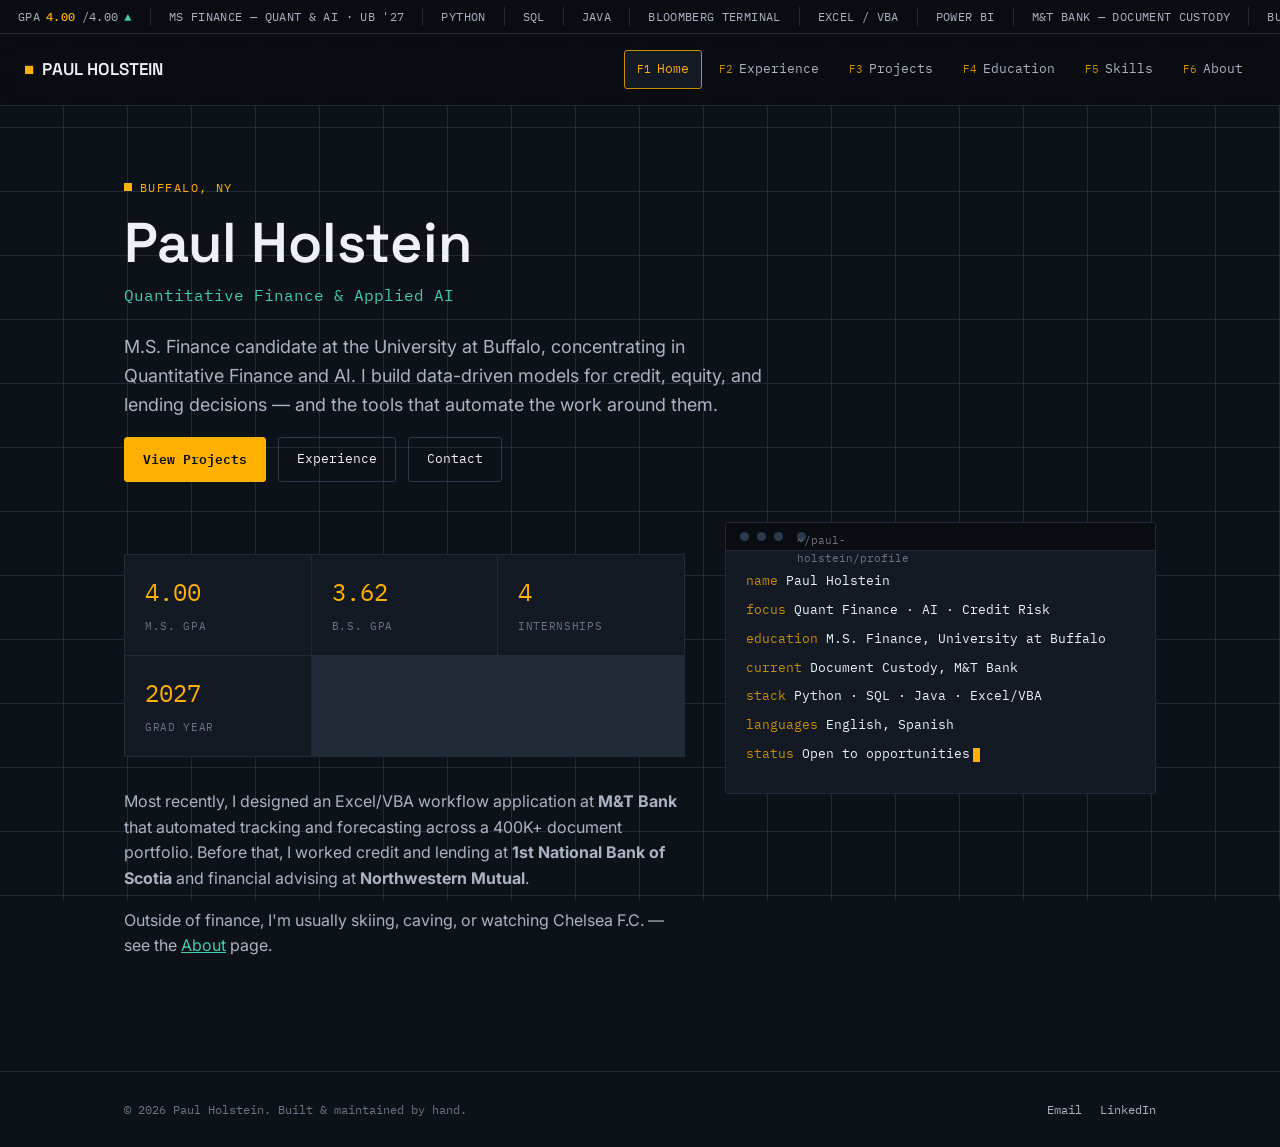
<file: index.html>
<!DOCTYPE html>
<html lang="en">
<head>
<meta charset="UTF-8">
<meta name="viewport" content="width=device-width, initial-scale=1.0">
<title>Paul Holstein — Quantitative Finance &amp; AI</title>
<meta name="description" content="Paul Holstein — M.S. Finance (Quantitative Finance &amp; AI) candidate at the University at Buffalo. Projects, experience, and skills.">
<link rel="preconnect" href="https://fonts.googleapis.com">
<link href="https://fonts.googleapis.com/css2?family=Space+Grotesk:wght@500;600;700&family=Inter:wght@400;500;600&family=IBM+Plex+Mono:wght@400;500&display=swap" rel="stylesheet">
<link rel="stylesheet" href="assets/styles.css">
</head>
<body>

<div class="ticker" aria-hidden="true">
  <div class="ticker__track">
    <span class="ticker__item">GPA <b>4.00</b>/4.00 <span class="ticker__up">▲</span></span>
    <span class="ticker__item">MS FINANCE — QUANT &amp; AI · UB '27</span>
    <span class="ticker__item">PYTHON</span>
    <span class="ticker__item">SQL</span>
    <span class="ticker__item">JAVA</span>
    <span class="ticker__item">BLOOMBERG TERMINAL</span>
    <span class="ticker__item">EXCEL / VBA</span>
    <span class="ticker__item">POWER BI</span>
    <span class="ticker__item">M&amp;T BANK — DOCUMENT CUSTODY</span>
    <span class="ticker__item">BUFFALO, NY</span>
  </div>
</div>

<header class="site-header">
  <nav class="nav" aria-label="Primary">
    <a href="index.html" class="nav__id"><span class="dot">■</span> PAUL HOLSTEIN</a>
    <button class="nav__toggle" aria-expanded="false" aria-controls="nav-list">MENU</button>
    <ul class="nav__list" id="nav-list">
      <li><a class="nav__link" href="index.html" aria-current="page"><span class="fkey">F1</span> Home</a></li>
      <li><a class="nav__link" href="experience.html"><span class="fkey">F2</span> Experience</a></li>
      <li><a class="nav__link" href="projects.html"><span class="fkey">F3</span> Projects</a></li>
      <li><a class="nav__link" href="education.html"><span class="fkey">F4</span> Education</a></li>
      <li><a class="nav__link" href="skills.html"><span class="fkey">F5</span> Skills</a></li>
      <li><a class="nav__link" href="about.html"><span class="fkey">F6</span> About</a></li>
    </ul>
  </nav>
</header>

<main>
  <section class="hero">
    <div class="wrap">
      <p class="eyebrow">Buffalo, NY</p>
      <h1 class="hero__name">Paul Holstein</h1>
      <p class="hero__role">Quantitative Finance &amp; Applied AI</p>
      <p class="lead">M.S. Finance candidate at the University at Buffalo, concentrating in Quantitative Finance and AI. I build data-driven models for credit, equity, and lending decisions — and the tools that automate the work around them.</p>
      <div class="btn-row">
        <a class="btn btn--primary" href="projects.html">View Projects</a>
        <a class="btn" href="experience.html">Experience</a>
        <a class="btn" href="mailto:paulholstein7@gmail.com">Contact</a>
      </div>

      <div class="hero__grid">
        <div>
          <div class="stat-grid">
            <div class="stat">
              <span class="stat__value">4.00</span>
              <span class="stat__label">M.S. GPA</span>
            </div>
            <div class="stat">
              <span class="stat__value">3.62</span>
              <span class="stat__label">B.S. GPA</span>
            </div>
            <div class="stat">
              <span class="stat__value">4</span>
              <span class="stat__label">Internships</span>
            </div>
            <div class="stat">
              <span class="stat__value">2027</span>
              <span class="stat__label">Grad Year</span>
            </div>
          </div>

          <p>Most recently, I designed an Excel/VBA workflow application at <strong>M&amp;T Bank</strong> that automated tracking and forecasting across a 400K+ document portfolio. Before that, I worked credit and lending at <strong>1st National Bank of Scotia</strong> and financial advising at <strong>Northwestern Mutual</strong>.</p>
          <p>Outside of finance, I'm usually skiing, caving, or watching Chelsea F.C. — see the <a href="about.html" style="color: var(--teal);">About</a> page.</p>
        </div>

        <div class="terminal-block">
          <div class="terminal-block__bar">
            <span></span><span></span><span></span>
            <span class="path">~/paul-holstein/profile</span>
          </div>
          <div class="terminal-block__body">
            <div class="line"><span class="k">name</span> <span class="v">Paul Holstein</span></div>
            <div class="line"><span class="k">focus</span> <span class="v">Quant Finance · AI · Credit Risk</span></div>
            <div class="line"><span class="k">education</span> <span class="v">M.S. Finance, University at Buffalo</span></div>
            <div class="line"><span class="k">current</span> <span class="v">Document Custody, M&amp;T Bank</span></div>
            <div class="line"><span class="k">stack</span> <span class="v">Python · SQL · Java · Excel/VBA</span></div>
            <div class="line"><span class="k">languages</span> <span class="v">English, Spanish</span></div>
            <div class="line"><span class="k">status</span> <span class="v">Open to opportunities<span class="cursor"></span></span></div>
          </div>
        </div>
      </div>
    </div>
  </section>
</main>

<footer class="site-footer">
  <div class="wrap">
    <p>&copy; 2026 Paul Holstein. Built &amp; maintained by hand.</p>
    <ul class="footer-links">
      <li><a href="mailto:paulholstein7@gmail.com">Email</a></li>
      <li><a href="https://www.linkedin.com/in/paul-holstein-psh" target="_blank" rel="noopener">LinkedIn</a></li>
    </ul>
  </div>
</footer>

<script src="assets/script.js"></script>
</body>
</html>
</file>
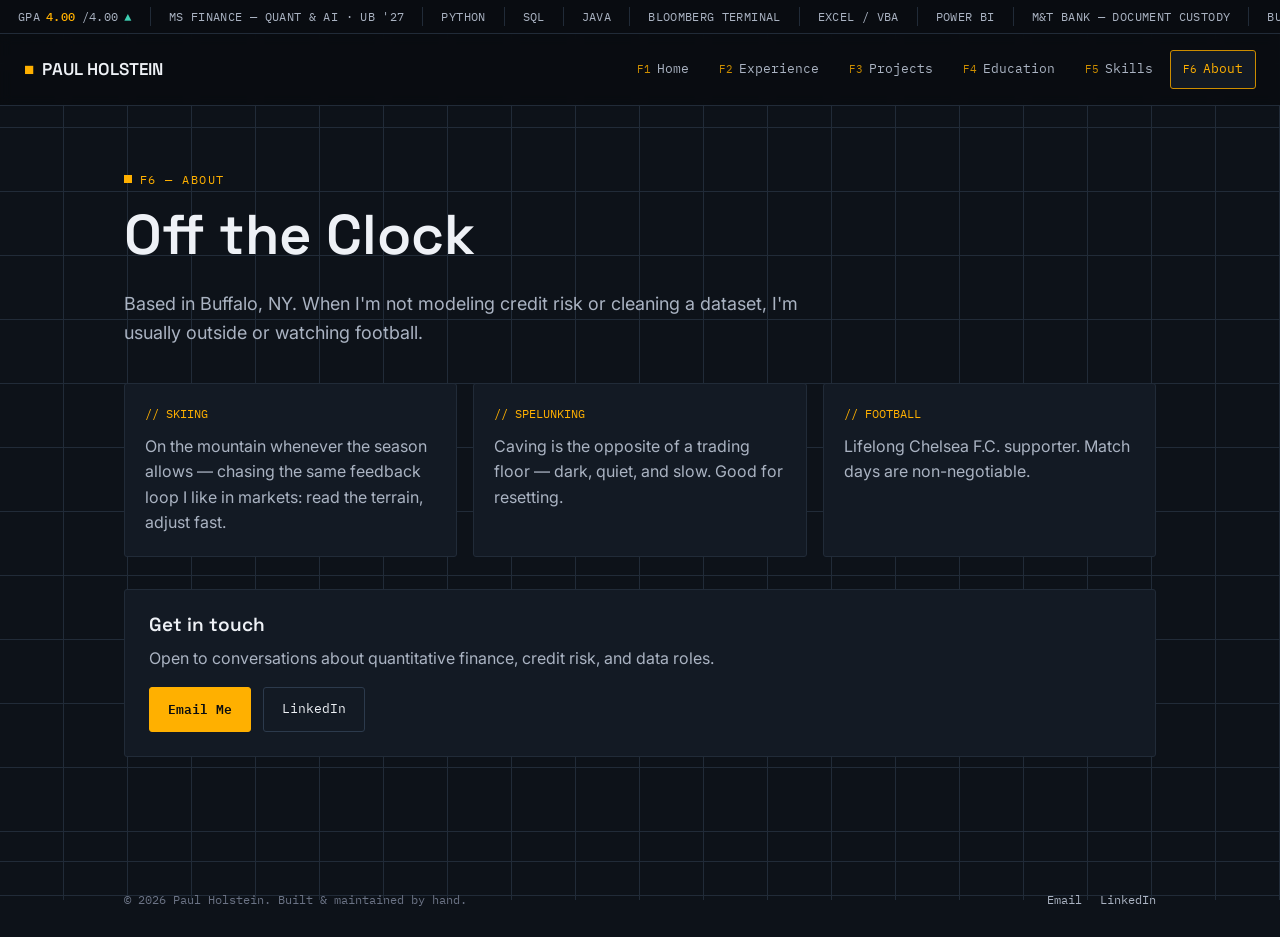
<file: about.html>
<!DOCTYPE html>
<html lang="en">
<head>
<meta charset="UTF-8">
<meta name="viewport" content="width=device-width, initial-scale=1.0">
<title>About — Paul Holstein</title>
<meta name="description" content="About Paul Holstein: skiing, spelunking, and Chelsea F.C.">
<link rel="preconnect" href="https://fonts.googleapis.com">
<link href="https://fonts.googleapis.com/css2?family=Space+Grotesk:wght@500;600;700&family=Inter:wght@400;500;600&family=IBM+Plex+Mono:wght@400;500&display=swap" rel="stylesheet">
<link rel="stylesheet" href="assets/styles.css">
</head>
<body>

<div class="ticker" aria-hidden="true">
  <div class="ticker__track">
    <span class="ticker__item">GPA <b>4.00</b>/4.00 <span class="ticker__up">▲</span></span>
    <span class="ticker__item">MS FINANCE — QUANT &amp; AI · UB '27</span>
    <span class="ticker__item">PYTHON</span>
    <span class="ticker__item">SQL</span>
    <span class="ticker__item">JAVA</span>
    <span class="ticker__item">BLOOMBERG TERMINAL</span>
    <span class="ticker__item">EXCEL / VBA</span>
    <span class="ticker__item">POWER BI</span>
    <span class="ticker__item">M&amp;T BANK — DOCUMENT CUSTODY</span>
    <span class="ticker__item">BUFFALO, NY</span>
  </div>
</div>

<header class="site-header">
  <nav class="nav" aria-label="Primary">
    <a href="index.html" class="nav__id"><span class="dot">■</span> PAUL HOLSTEIN</a>
    <button class="nav__toggle" aria-expanded="false" aria-controls="nav-list">MENU</button>
    <ul class="nav__list" id="nav-list">
      <li><a class="nav__link" href="index.html"><span class="fkey">F1</span> Home</a></li>
      <li><a class="nav__link" href="experience.html"><span class="fkey">F2</span> Experience</a></li>
      <li><a class="nav__link" href="projects.html"><span class="fkey">F3</span> Projects</a></li>
      <li><a class="nav__link" href="education.html"><span class="fkey">F4</span> Education</a></li>
      <li><a class="nav__link" href="skills.html"><span class="fkey">F5</span> Skills</a></li>
      <li><a class="nav__link" href="about.html" aria-current="page"><span class="fkey">F6</span> About</a></li>
    </ul>
  </nav>
</header>

<main>
  <section>
    <div class="wrap">
      <div class="section-head">
        <p class="eyebrow">F6 — About</p>
        <h1>Off the Clock</h1>
        <p class="lead">Based in Buffalo, NY. When I'm not modeling credit risk or cleaning a dataset, I'm usually outside or watching football.</p>
      </div>

      <div class="hobby-grid">
        <div class="hobby-card">
          <span class="glyph">// SKIING</span>
          <p style="margin:0;">On the mountain whenever the season allows — chasing the same feedback loop I like in markets: read the terrain, adjust fast.</p>
        </div>
        <div class="hobby-card">
          <span class="glyph">// SPELUNKING</span>
          <p style="margin:0;">Caving is the opposite of a trading floor — dark, quiet, and slow. Good for resetting.</p>
        </div>
        <div class="hobby-card">
          <span class="glyph">// FOOTBALL</span>
          <p style="margin:0;">Lifelong Chelsea F.C. supporter. Match days are non-negotiable.</p>
        </div>
      </div>

      <div class="panel" style="margin-top: 32px;">
        <h3 style="margin-bottom: 10px;">Get in touch</h3>
        <p style="margin-bottom: 16px;">Open to conversations about quantitative finance, credit risk, and data roles.</p>
        <div class="btn-row">
          <a class="btn btn--primary" href="mailto:paulholstein7@gmail.com">Email Me</a>
          <a class="btn" href="https://www.linkedin.com/in/paul-holstein-psh" target="_blank" rel="noopener">LinkedIn</a>
        </div>
      </div>
    </div>
  </section>
</main>

<footer class="site-footer">
  <div class="wrap">
    <p>&copy; 2026 Paul Holstein. Built &amp; maintained by hand.</p>
    <ul class="footer-links">
      <li><a href="mailto:paulholstein7@gmail.com">Email</a></li>
      <li><a href="https://www.linkedin.com/in/paul-holstein-psh" target="_blank" rel="noopener">LinkedIn</a></li>
    </ul>
  </div>
</footer>

<script src="assets/script.js"></script>
</body>
</html>
</file>
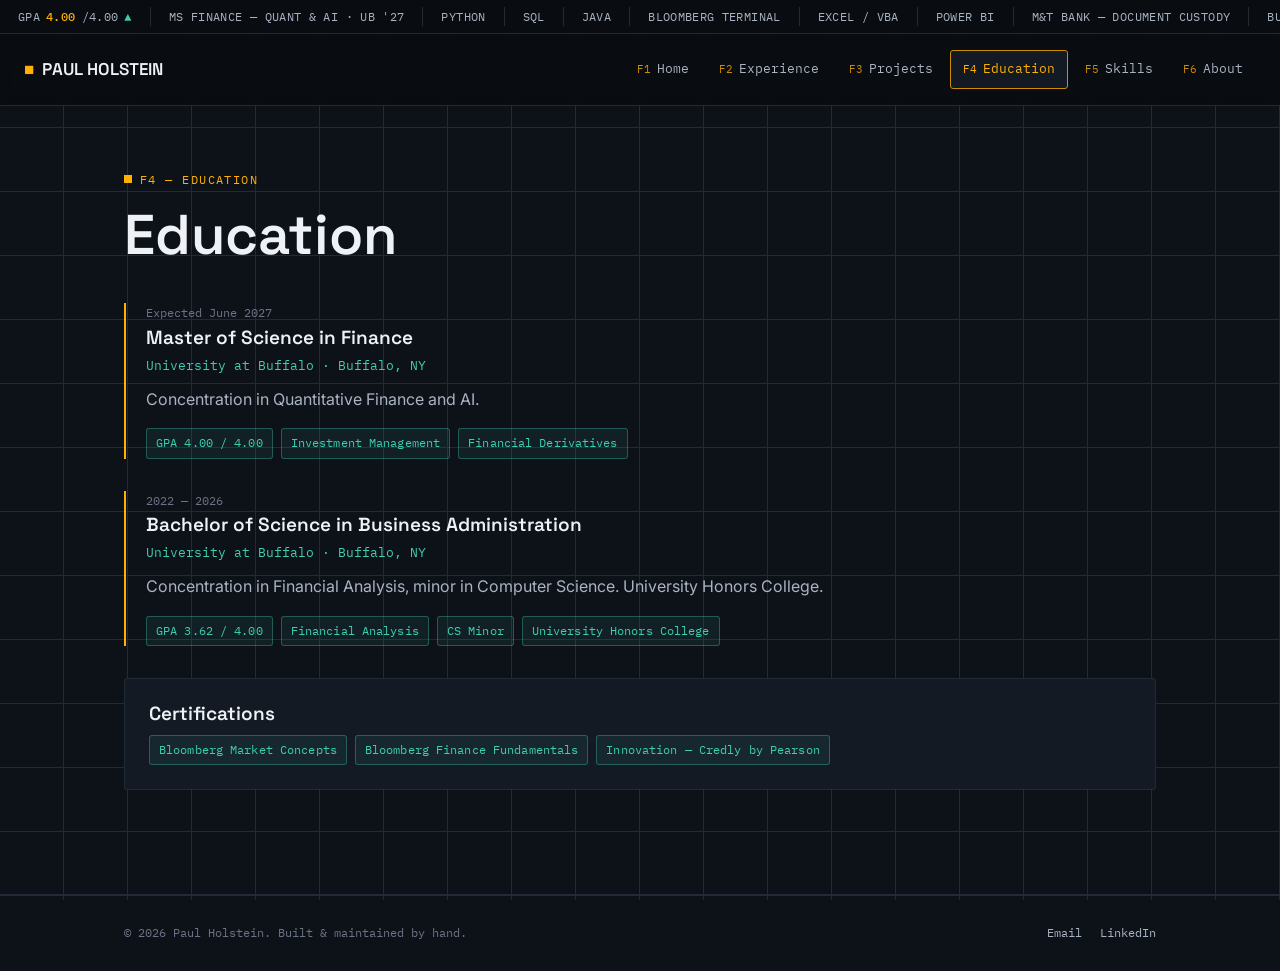
<file: education.html>
<!DOCTYPE html>
<html lang="en">
<head>
<meta charset="UTF-8">
<meta name="viewport" content="width=device-width, initial-scale=1.0">
<title>Education — Paul Holstein</title>
<meta name="description" content="Education: M.S. Finance (Quantitative Finance and AI) and B.S. Business Administration, University at Buffalo.">
<link rel="preconnect" href="https://fonts.googleapis.com">
<link href="https://fonts.googleapis.com/css2?family=Space+Grotesk:wght@500;600;700&family=Inter:wght@400;500;600&family=IBM+Plex+Mono:wght@400;500&display=swap" rel="stylesheet">
<link rel="stylesheet" href="assets/styles.css">
</head>
<body>

<div class="ticker" aria-hidden="true">
  <div class="ticker__track">
    <span class="ticker__item">GPA <b>4.00</b>/4.00 <span class="ticker__up">▲</span></span>
    <span class="ticker__item">MS FINANCE — QUANT &amp; AI · UB '27</span>
    <span class="ticker__item">PYTHON</span>
    <span class="ticker__item">SQL</span>
    <span class="ticker__item">JAVA</span>
    <span class="ticker__item">BLOOMBERG TERMINAL</span>
    <span class="ticker__item">EXCEL / VBA</span>
    <span class="ticker__item">POWER BI</span>
    <span class="ticker__item">M&amp;T BANK — DOCUMENT CUSTODY</span>
    <span class="ticker__item">BUFFALO, NY</span>
  </div>
</div>

<header class="site-header">
  <nav class="nav" aria-label="Primary">
    <a href="index.html" class="nav__id"><span class="dot">■</span> PAUL HOLSTEIN</a>
    <button class="nav__toggle" aria-expanded="false" aria-controls="nav-list">MENU</button>
    <ul class="nav__list" id="nav-list">
      <li><a class="nav__link" href="index.html"><span class="fkey">F1</span> Home</a></li>
      <li><a class="nav__link" href="experience.html"><span class="fkey">F2</span> Experience</a></li>
      <li><a class="nav__link" href="projects.html"><span class="fkey">F3</span> Projects</a></li>
      <li><a class="nav__link" href="education.html" aria-current="page"><span class="fkey">F4</span> Education</a></li>
      <li><a class="nav__link" href="skills.html"><span class="fkey">F5</span> Skills</a></li>
      <li><a class="nav__link" href="about.html"><span class="fkey">F6</span> About</a></li>
    </ul>
  </nav>
</header>

<main>
  <section>
    <div class="wrap">
      <div class="section-head">
        <p class="eyebrow">F4 — Education</p>
        <h1>Education</h1>
      </div>

      <div class="edu-card">
        <div class="edu-card__meta">Expected June 2027</div>
        <h3>Master of Science in Finance</h3>
        <div class="edu-card__school">University at Buffalo · Buffalo, NY</div>
        <p style="margin-top: 10px;">Concentration in Quantitative Finance and AI.</p>
        <div class="tag-row">
          <span class="tag">GPA 4.00 / 4.00</span>
          <span class="tag">Investment Management</span>
          <span class="tag">Financial Derivatives</span>
        </div>
      </div>

      <div class="edu-card">
        <div class="edu-card__meta">2022 — 2026</div>
        <h3>Bachelor of Science in Business Administration</h3>
        <div class="edu-card__school">University at Buffalo · Buffalo, NY</div>
        <p style="margin-top: 10px;">Concentration in Financial Analysis, minor in Computer Science. University Honors College.</p>
        <div class="tag-row">
          <span class="tag">GPA 3.62 / 4.00</span>
          <span class="tag">Financial Analysis</span>
          <span class="tag">CS Minor</span>
          <span class="tag">University Honors College</span>
        </div>
      </div>

      <div class="panel" style="margin-top: 12px;">
        <h3 style="margin-bottom: 10px;">Certifications</h3>
        <div class="tag-row">
          <span class="tag">Bloomberg Market Concepts</span>
          <span class="tag">Bloomberg Finance Fundamentals</span>
          <span class="tag">Innovation — Credly by Pearson</span>
        </div>
      </div>
    </div>
  </section>
</main>

<footer class="site-footer">
  <div class="wrap">
    <p>&copy; 2026 Paul Holstein. Built &amp; maintained by hand.</p>
    <ul class="footer-links">
      <li><a href="mailto:paulholstein7@gmail.com">Email</a></li>
      <li><a href="https://www.linkedin.com/in/paul-holstein-psh" target="_blank" rel="noopener">LinkedIn</a></li>
    </ul>
  </div>
</footer>

<script src="assets/script.js"></script>
</body>
</html>
</file>
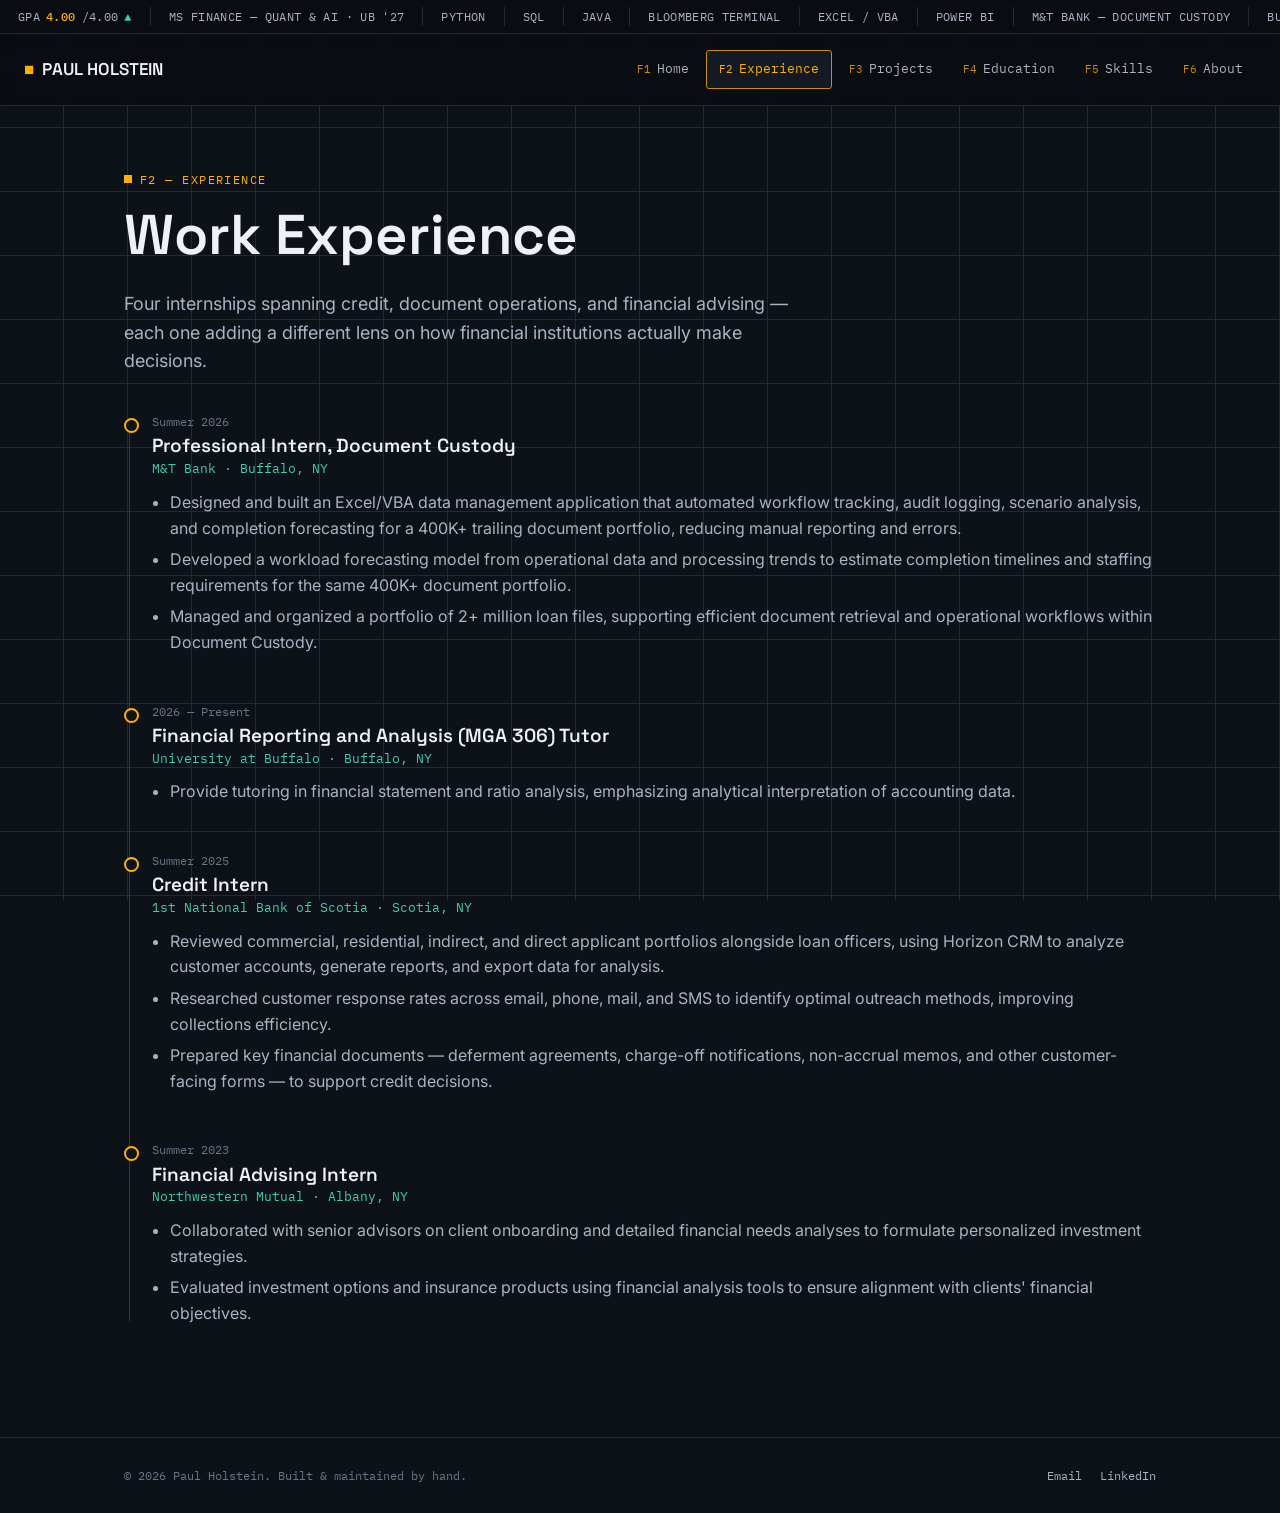
<file: experience.html>
<!DOCTYPE html>
<html lang="en">
<head>
<meta charset="UTF-8">
<meta name="viewport" content="width=device-width, initial-scale=1.0">
<title>Experience — Paul Holstein</title>
<meta name="description" content="Work experience: M&T Bank, University at Buffalo, 1st National Bank of Scotia, Northwestern Mutual.">
<link rel="preconnect" href="https://fonts.googleapis.com">
<link href="https://fonts.googleapis.com/css2?family=Space+Grotesk:wght@500;600;700&family=Inter:wght@400;500;600&family=IBM+Plex+Mono:wght@400;500&display=swap" rel="stylesheet">
<link rel="stylesheet" href="assets/styles.css">
</head>
<body>

<div class="ticker" aria-hidden="true">
  <div class="ticker__track">
    <span class="ticker__item">GPA <b>4.00</b>/4.00 <span class="ticker__up">▲</span></span>
    <span class="ticker__item">MS FINANCE — QUANT &amp; AI · UB '27</span>
    <span class="ticker__item">PYTHON</span>
    <span class="ticker__item">SQL</span>
    <span class="ticker__item">JAVA</span>
    <span class="ticker__item">BLOOMBERG TERMINAL</span>
    <span class="ticker__item">EXCEL / VBA</span>
    <span class="ticker__item">POWER BI</span>
    <span class="ticker__item">M&amp;T BANK — DOCUMENT CUSTODY</span>
    <span class="ticker__item">BUFFALO, NY</span>
  </div>
</div>

<header class="site-header">
  <nav class="nav" aria-label="Primary">
    <a href="index.html" class="nav__id"><span class="dot">■</span> PAUL HOLSTEIN</a>
    <button class="nav__toggle" aria-expanded="false" aria-controls="nav-list">MENU</button>
    <ul class="nav__list" id="nav-list">
      <li><a class="nav__link" href="index.html"><span class="fkey">F1</span> Home</a></li>
      <li><a class="nav__link" href="experience.html" aria-current="page"><span class="fkey">F2</span> Experience</a></li>
      <li><a class="nav__link" href="projects.html"><span class="fkey">F3</span> Projects</a></li>
      <li><a class="nav__link" href="education.html"><span class="fkey">F4</span> Education</a></li>
      <li><a class="nav__link" href="skills.html"><span class="fkey">F5</span> Skills</a></li>
      <li><a class="nav__link" href="about.html"><span class="fkey">F6</span> About</a></li>
    </ul>
  </nav>
</header>

<main>
  <section>
    <div class="wrap">
      <div class="section-head">
        <p class="eyebrow">F2 — Experience</p>
        <h1>Work Experience</h1>
        <p class="lead">Four internships spanning credit, document operations, and financial advising — each one adding a different lens on how financial institutions actually make decisions.</p>
      </div>

      <div class="timeline">

        <div class="timeline__entry">
          <div class="timeline__meta">Summer 2026</div>
          <h3>Professional Intern, Document Custody</h3>
          <div class="timeline__org">M&amp;T Bank · Buffalo, NY</div>
          <ul>
            <li>Designed and built an Excel/VBA data management application that automated workflow tracking, audit logging, scenario analysis, and completion forecasting for a 400K+ trailing document portfolio, reducing manual reporting and errors.</li>
            <li>Developed a workload forecasting model from operational data and processing trends to estimate completion timelines and staffing requirements for the same 400K+ document portfolio.</li>
            <li>Managed and organized a portfolio of 2+ million loan files, supporting efficient document retrieval and operational workflows within Document Custody.</li>
          </ul>
        </div>

        <div class="timeline__entry">
          <div class="timeline__meta">2026 — Present</div>
          <h3>Financial Reporting and Analysis (MGA 306) Tutor</h3>
          <div class="timeline__org">University at Buffalo · Buffalo, NY</div>
          <ul>
            <li>Provide tutoring in financial statement and ratio analysis, emphasizing analytical interpretation of accounting data.</li>
          </ul>
        </div>

        <div class="timeline__entry">
          <div class="timeline__meta">Summer 2025</div>
          <h3>Credit Intern</h3>
          <div class="timeline__org">1st National Bank of Scotia · Scotia, NY</div>
          <ul>
            <li>Reviewed commercial, residential, indirect, and direct applicant portfolios alongside loan officers, using Horizon CRM to analyze customer accounts, generate reports, and export data for analysis.</li>
            <li>Researched customer response rates across email, phone, mail, and SMS to identify optimal outreach methods, improving collections efficiency.</li>
            <li>Prepared key financial documents — deferment agreements, charge-off notifications, non-accrual memos, and other customer-facing forms — to support credit decisions.</li>
          </ul>
        </div>

        <div class="timeline__entry">
          <div class="timeline__meta">Summer 2023</div>
          <h3>Financial Advising Intern</h3>
          <div class="timeline__org">Northwestern Mutual · Albany, NY</div>
          <ul>
            <li>Collaborated with senior advisors on client onboarding and detailed financial needs analyses to formulate personalized investment strategies.</li>
            <li>Evaluated investment options and insurance products using financial analysis tools to ensure alignment with clients' financial objectives.</li>
          </ul>
        </div>

      </div>
    </div>
  </section>
</main>

<footer class="site-footer">
  <div class="wrap">
    <p>&copy; 2026 Paul Holstein. Built &amp; maintained by hand.</p>
    <ul class="footer-links">
      <li><a href="mailto:paulholstein7@gmail.com">Email</a></li>
      <li><a href="https://www.linkedin.com/in/paul-holstein-psh" target="_blank" rel="noopener">LinkedIn</a></li>
    </ul>
  </div>
</footer>

<script src="assets/script.js"></script>
</body>
</html>
</file>
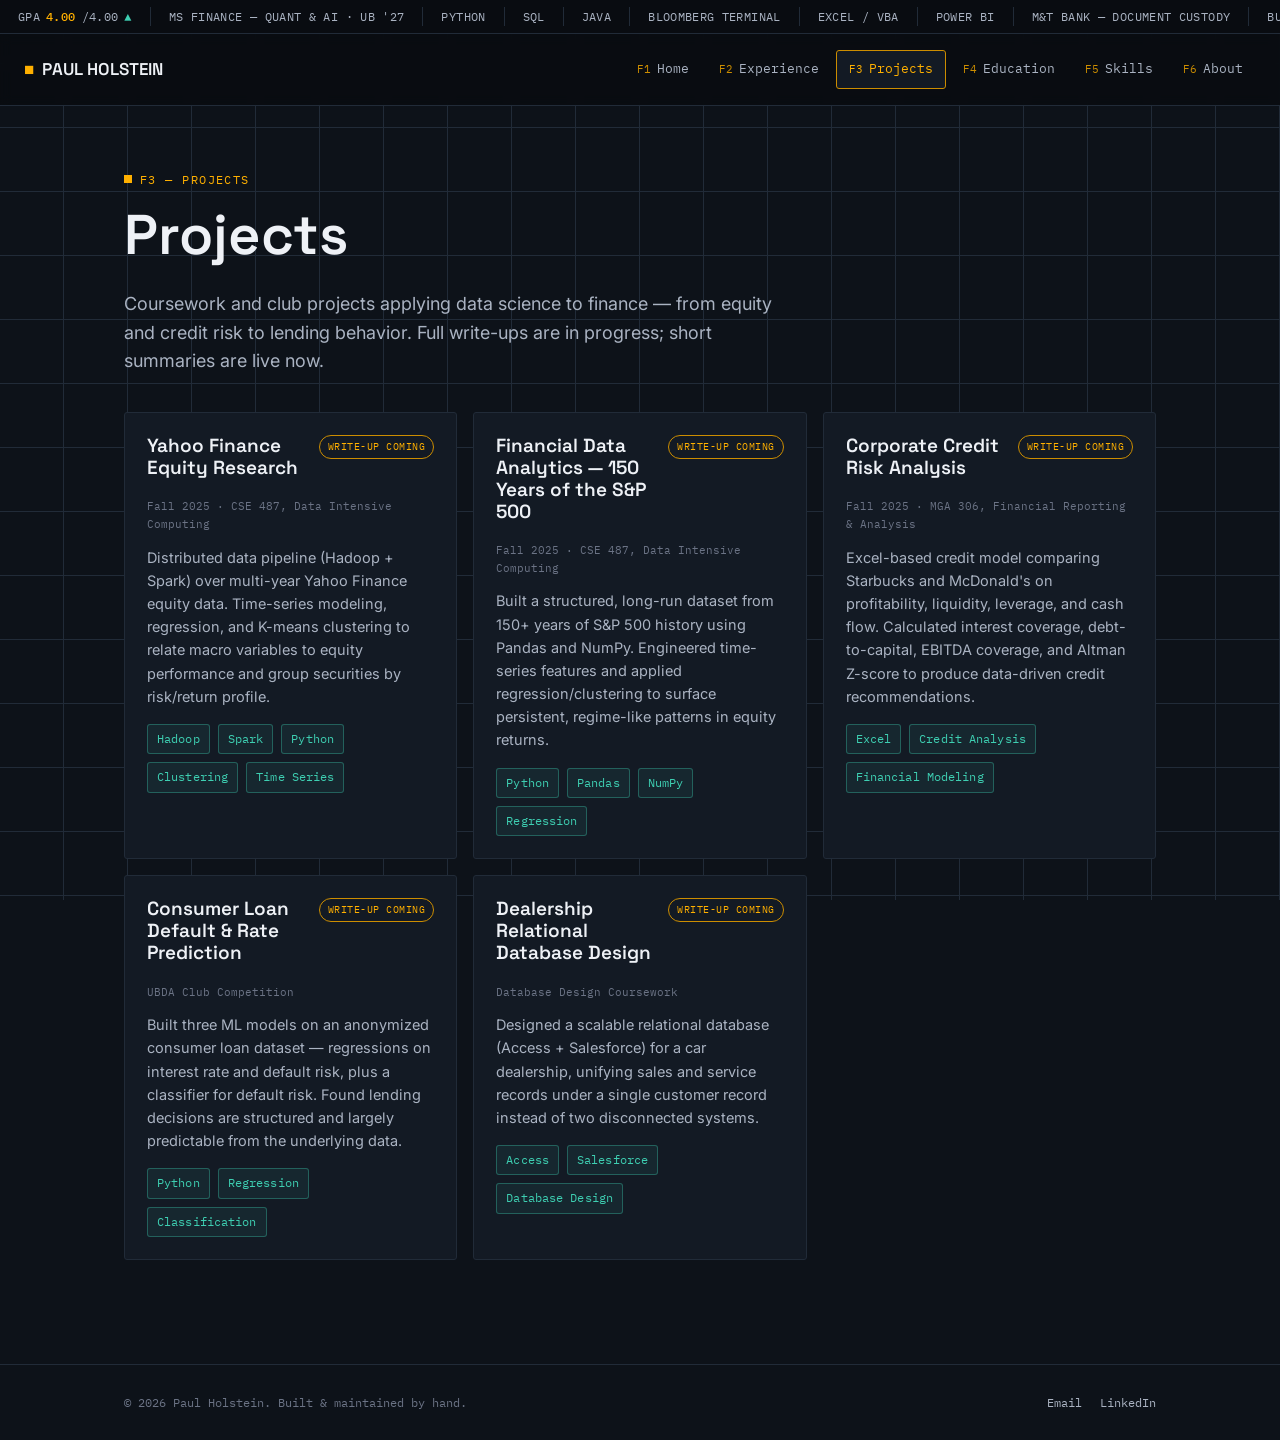
<file: projects.html>
<!DOCTYPE html>
<html lang="en">
<head>
<meta charset="UTF-8">
<meta name="viewport" content="width=device-width, initial-scale=1.0">
<title>Projects — Paul Holstein</title>
<meta name="description" content="Data and finance projects: equity research, credit risk modeling, and more.">
<link rel="preconnect" href="https://fonts.googleapis.com">
<link href="https://fonts.googleapis.com/css2?family=Space+Grotesk:wght@500;600;700&family=Inter:wght@400;500;600&family=IBM+Plex+Mono:wght@400;500&display=swap" rel="stylesheet">
<link rel="stylesheet" href="assets/styles.css">
</head>
<body>

<div class="ticker" aria-hidden="true">
  <div class="ticker__track">
    <span class="ticker__item">GPA <b>4.00</b>/4.00 <span class="ticker__up">▲</span></span>
    <span class="ticker__item">MS FINANCE — QUANT &amp; AI · UB '27</span>
    <span class="ticker__item">PYTHON</span>
    <span class="ticker__item">SQL</span>
    <span class="ticker__item">JAVA</span>
    <span class="ticker__item">BLOOMBERG TERMINAL</span>
    <span class="ticker__item">EXCEL / VBA</span>
    <span class="ticker__item">POWER BI</span>
    <span class="ticker__item">M&amp;T BANK — DOCUMENT CUSTODY</span>
    <span class="ticker__item">BUFFALO, NY</span>
  </div>
</div>

<header class="site-header">
  <nav class="nav" aria-label="Primary">
    <a href="index.html" class="nav__id"><span class="dot">■</span> PAUL HOLSTEIN</a>
    <button class="nav__toggle" aria-expanded="false" aria-controls="nav-list">MENU</button>
    <ul class="nav__list" id="nav-list">
      <li><a class="nav__link" href="index.html"><span class="fkey">F1</span> Home</a></li>
      <li><a class="nav__link" href="experience.html"><span class="fkey">F2</span> Experience</a></li>
      <li><a class="nav__link" href="projects.html" aria-current="page"><span class="fkey">F3</span> Projects</a></li>
      <li><a class="nav__link" href="education.html"><span class="fkey">F4</span> Education</a></li>
      <li><a class="nav__link" href="skills.html"><span class="fkey">F5</span> Skills</a></li>
      <li><a class="nav__link" href="about.html"><span class="fkey">F6</span> About</a></li>
    </ul>
  </nav>
</header>

<main>
  <section>
    <div class="wrap">
      <div class="section-head">
        <p class="eyebrow">F3 — Projects</p>
        <h1>Projects</h1>
        <p class="lead">Coursework and club projects applying data science to finance — from equity and credit risk to lending behavior. Full write-ups are in progress; short summaries are live now.</p>
      </div>

      <div class="card-grid" data-project-grid>
        <!-- Rendered from assets/script.js — edit the PROJECTS array there to update -->
      </div>
    </div>
  </section>
</main>

<footer class="site-footer">
  <div class="wrap">
    <p>&copy; 2026 Paul Holstein. Built &amp; maintained by hand.</p>
    <ul class="footer-links">
      <li><a href="mailto:paulholstein7@gmail.com">Email</a></li>
      <li><a href="https://www.linkedin.com/in/paul-holstein-psh" target="_blank" rel="noopener">LinkedIn</a></li>
    </ul>
  </div>
</footer>

<script src="assets/script.js"></script>
</body>
</html>
</file>
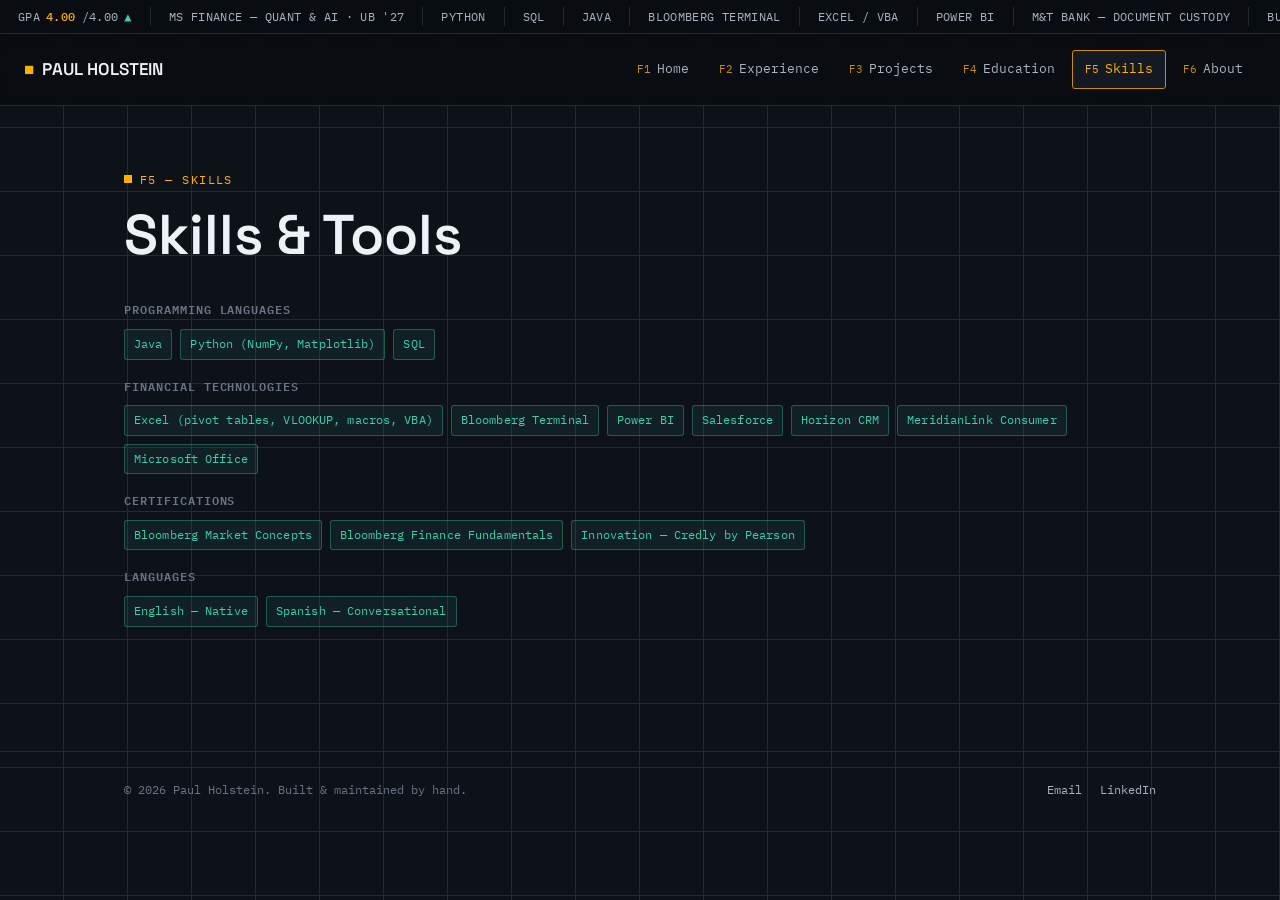
<file: skills.html>
<!DOCTYPE html>
<html lang="en">
<head>
<meta charset="UTF-8">
<meta name="viewport" content="width=device-width, initial-scale=1.0">
<title>Skills — Paul Holstein</title>
<meta name="description" content="Skills: Python, SQL, Java, Excel/VBA, Bloomberg Terminal, Power BI, Salesforce, and more.">
<link rel="preconnect" href="https://fonts.googleapis.com">
<link href="https://fonts.googleapis.com/css2?family=Space+Grotesk:wght@500;600;700&family=Inter:wght@400;500;600&family=IBM+Plex+Mono:wght@400;500&display=swap" rel="stylesheet">
<link rel="stylesheet" href="assets/styles.css">
</head>
<body>

<div class="ticker" aria-hidden="true">
  <div class="ticker__track">
    <span class="ticker__item">GPA <b>4.00</b>/4.00 <span class="ticker__up">▲</span></span>
    <span class="ticker__item">MS FINANCE — QUANT &amp; AI · UB '27</span>
    <span class="ticker__item">PYTHON</span>
    <span class="ticker__item">SQL</span>
    <span class="ticker__item">JAVA</span>
    <span class="ticker__item">BLOOMBERG TERMINAL</span>
    <span class="ticker__item">EXCEL / VBA</span>
    <span class="ticker__item">POWER BI</span>
    <span class="ticker__item">M&amp;T BANK — DOCUMENT CUSTODY</span>
    <span class="ticker__item">BUFFALO, NY</span>
  </div>
</div>

<header class="site-header">
  <nav class="nav" aria-label="Primary">
    <a href="index.html" class="nav__id"><span class="dot">■</span> PAUL HOLSTEIN</a>
    <button class="nav__toggle" aria-expanded="false" aria-controls="nav-list">MENU</button>
    <ul class="nav__list" id="nav-list">
      <li><a class="nav__link" href="index.html"><span class="fkey">F1</span> Home</a></li>
      <li><a class="nav__link" href="experience.html"><span class="fkey">F2</span> Experience</a></li>
      <li><a class="nav__link" href="projects.html"><span class="fkey">F3</span> Projects</a></li>
      <li><a class="nav__link" href="education.html"><span class="fkey">F4</span> Education</a></li>
      <li><a class="nav__link" href="skills.html" aria-current="page"><span class="fkey">F5</span> Skills</a></li>
      <li><a class="nav__link" href="about.html"><span class="fkey">F6</span> About</a></li>
    </ul>
  </nav>
</header>

<main>
  <section>
    <div class="wrap">
      <div class="section-head">
        <p class="eyebrow">F5 — Skills</p>
        <h1>Skills &amp; Tools</h1>
      </div>

      <div class="skill-panel">
        <h3>Programming Languages</h3>
        <div class="tag-row">
          <span class="tag">Java</span>
          <span class="tag">Python (NumPy, Matplotlib)</span>
          <span class="tag">SQL</span>
        </div>
      </div>

      <div class="skill-panel">
        <h3>Financial Technologies</h3>
        <div class="tag-row">
          <span class="tag">Excel (pivot tables, VLOOKUP, macros, VBA)</span>
          <span class="tag">Bloomberg Terminal</span>
          <span class="tag">Power BI</span>
          <span class="tag">Salesforce</span>
          <span class="tag">Horizon CRM</span>
          <span class="tag">MeridianLink Consumer</span>
          <span class="tag">Microsoft Office</span>
        </div>
      </div>

      <div class="skill-panel">
        <h3>Certifications</h3>
        <div class="tag-row">
          <span class="tag">Bloomberg Market Concepts</span>
          <span class="tag">Bloomberg Finance Fundamentals</span>
          <span class="tag">Innovation — Credly by Pearson</span>
        </div>
      </div>

      <div class="skill-panel">
        <h3>Languages</h3>
        <div class="tag-row">
          <span class="tag">English — Native</span>
          <span class="tag">Spanish — Conversational</span>
        </div>
      </div>
    </div>
  </section>
</main>

<footer class="site-footer">
  <div class="wrap">
    <p>&copy; 2026 Paul Holstein. Built &amp; maintained by hand.</p>
    <ul class="footer-links">
      <li><a href="mailto:paulholstein7@gmail.com">Email</a></li>
      <li><a href="https://www.linkedin.com/in/paul-holstein-psh" target="_blank" rel="noopener">LinkedIn</a></li>
    </ul>
  </div>
</footer>

<script src="assets/script.js"></script>
</body>
</html>
</file>
<file: assets/styles.css>
/* =========================================================
   PAUL HOLSTEIN — PORTFOLIO
   Design system: "Terminal" — a nod to the Bloomberg Terminal
   amber-on-black workflow that runs through his daily work.
   ========================================================= */

:root {
  /* Color tokens */
  --bg-0: #090c11;        /* deepest background */
  --bg-1: #0d1219;        /* page background */
  --bg-panel: #131a24;    /* card / panel background */
  --bg-panel-hover: #17202c;
  --border: #212b38;
  --border-bright: #2c3a4c;
  --amber: #ffb000;       /* signature accent — terminal amber */
  --amber-dim: #cc8d00;
  --teal: #3ecfb2;        /* secondary accent */
  --text-hi: #eef1f6;
  --text-mid: #aab3c2;
  --text-low: #6b7385;
  --red-neg: #ff5c5c;

  /* Type */
  --font-display: 'Space Grotesk', sans-serif;
  --font-body: 'Inter', sans-serif;
  --font-mono: 'IBM Plex Mono', monospace;

  /* Layout */
  --page-max: 1080px;
  --radius: 3px;
}

* { box-sizing: border-box; }

html {
  scroll-behavior: smooth;
}

@media (prefers-reduced-motion: reduce) {
  html { scroll-behavior: auto; }
  * { animation-duration: 0.001ms !important; animation-iteration-count: 1 !important; transition-duration: 0.001ms !important; }
}

body {
  margin: 0;
  background: var(--bg-1);
  background-image:
    linear-gradient(var(--border) 1px, transparent 1px),
    linear-gradient(90deg, var(--border) 1px, transparent 1px);
  background-size: 64px 64px;
  background-attachment: fixed;
  background-position: -1px -1px;
  color: var(--text-hi);
  font-family: var(--font-body);
  line-height: 1.6;
  -webkit-font-smoothing: antialiased;
}

a { color: inherit; }

::selection { background: var(--amber); color: var(--bg-0); }

:focus-visible {
  outline: 2px solid var(--amber);
  outline-offset: 2px;
}

img { max-width: 100%; display: block; }

.wrap {
  max-width: var(--page-max);
  margin: 0 auto;
  padding: 0 24px;
}

/* ---------------------------------------------------------
   TICKER — signature element. A scrolling data strip that
   reads like a market ticker, but carries his own stats.
   --------------------------------------------------------- */
.ticker {
  background: var(--bg-0);
  border-bottom: 1px solid var(--border);
  overflow: hidden;
  white-space: nowrap;
  height: 34px;
  display: flex;
  align-items: center;
}

.ticker__track {
  display: inline-flex;
  animation: ticker-scroll 42s linear infinite;
  will-change: transform;
}

.ticker:hover .ticker__track { animation-play-state: paused; }

@keyframes ticker-scroll {
  from { transform: translateX(0); }
  to { transform: translateX(-50%); }
}

.ticker__item {
  font-family: var(--font-mono);
  font-size: 12px;
  letter-spacing: 0.03em;
  color: var(--text-mid);
  padding: 0 18px;
  border-right: 1px solid var(--border);
  display: inline-flex;
  align-items: center;
  gap: 6px;
}

.ticker__item b { color: var(--amber); font-weight: 500; }
.ticker__up { color: var(--teal); }

/* ---------------------------------------------------------
   NAV — "function key" tabs, echoing terminal keyboard shortcuts
   --------------------------------------------------------- */
.site-header {
  position: sticky;
  top: 0;
  z-index: 50;
  background: rgba(9, 12, 17, 0.92);
  backdrop-filter: blur(6px);
}

.nav {
  display: flex;
  align-items: center;
  justify-content: space-between;
  padding: 16px 24px;
  border-bottom: 1px solid var(--border);
}

.nav__id {
  font-family: var(--font-display);
  font-weight: 600;
  font-size: 17px;
  letter-spacing: 0.01em;
  text-decoration: none;
  display: flex;
  align-items: baseline;
  gap: 8px;
}

.nav__id .dot { color: var(--amber); }

.nav__toggle {
  display: none;
  background: none;
  border: 1px solid var(--border-bright);
  color: var(--text-hi);
  font-family: var(--font-mono);
  font-size: 12px;
  padding: 6px 10px;
  border-radius: var(--radius);
  cursor: pointer;
}

.nav__list {
  display: flex;
  gap: 4px;
  list-style: none;
  margin: 0;
  padding: 0;
}

.nav__link {
  display: flex;
  align-items: baseline;
  gap: 6px;
  text-decoration: none;
  font-family: var(--font-mono);
  font-size: 13px;
  color: var(--text-mid);
  padding: 8px 12px;
  border: 1px solid transparent;
  border-radius: var(--radius);
  transition: border-color 0.15s ease, color 0.15s ease, background 0.15s ease;
}

.nav__link .fkey {
  color: var(--amber-dim);
  font-size: 11px;
}

.nav__link:hover {
  color: var(--text-hi);
  border-color: var(--border-bright);
  background: var(--bg-panel);
}

.nav__link[aria-current="page"] {
  color: var(--amber);
  border-color: var(--amber-dim);
  background: var(--bg-panel);
}

.nav__link[aria-current="page"] .fkey { color: var(--amber); }

@media (max-width: 760px) {
  .nav__toggle { display: inline-block; }
  .nav__list {
    position: absolute;
    top: 100%;
    left: 0;
    right: 0;
    flex-direction: column;
    background: var(--bg-0);
    border-bottom: 1px solid var(--border);
    padding: 8px;
    display: none;
  }
  .nav__list.is-open { display: flex; }
  .nav__link { padding: 12px; }
}

/* ---------------------------------------------------------
   TYPE
   --------------------------------------------------------- */
h1, h2, h3, h4 {
  font-family: var(--font-display);
  color: var(--text-hi);
  margin: 0 0 0.4em;
  line-height: 1.15;
  font-weight: 600;
}

h1 { font-size: clamp(34px, 5.5vw, 56px); }
h2 { font-size: clamp(24px, 3.2vw, 32px); }
h3 { font-size: 19px; }

.eyebrow {
  font-family: var(--font-mono);
  font-size: 12px;
  letter-spacing: 0.12em;
  text-transform: uppercase;
  color: var(--amber);
  display: flex;
  align-items: center;
  gap: 8px;
  margin-bottom: 14px;
}

.eyebrow::before {
  content: "";
  width: 8px; height: 8px;
  background: var(--amber);
  display: inline-block;
  animation: blink 1.4s steps(2, jump-none) infinite;
}

@keyframes blink { 50% { opacity: 0.15; } }

p { color: var(--text-mid); margin: 0 0 1em; }
.lead { font-size: 18px; color: var(--text-mid); max-width: 60ch; }

/* ---------------------------------------------------------
   SECTIONS
   --------------------------------------------------------- */
section { padding: 64px 0; }
.section-head { margin-bottom: 36px; }
.section-head p { max-width: 62ch; }

.divider {
  border: none;
  border-top: 1px solid var(--border);
  margin: 0;
}

/* ---------------------------------------------------------
   BUTTONS
   --------------------------------------------------------- */
.btn {
  display: inline-flex;
  align-items: center;
  gap: 8px;
  font-family: var(--font-mono);
  font-size: 13px;
  text-decoration: none;
  padding: 11px 18px;
  border-radius: var(--radius);
  border: 1px solid var(--border-bright);
  color: var(--text-hi);
  transition: all 0.15s ease;
}

.btn:hover { border-color: var(--amber); color: var(--amber); }

.btn--primary {
  background: var(--amber);
  border-color: var(--amber);
  color: var(--bg-0);
  font-weight: 600;
}

.btn--primary:hover {
  background: transparent;
  color: var(--amber);
}

.btn-row { display: flex; gap: 12px; flex-wrap: wrap; }

/* ---------------------------------------------------------
   CARDS / PANELS
   --------------------------------------------------------- */
.panel {
  background: var(--bg-panel);
  border: 1px solid var(--border);
  border-radius: var(--radius);
  padding: 24px;
}

.card-grid {
  display: grid;
  grid-template-columns: repeat(auto-fill, minmax(280px, 1fr));
  gap: 16px;
}

.stat-grid {
  display: grid;
  grid-template-columns: repeat(auto-fit, minmax(140px, 1fr));
  gap: 1px;
  background: var(--border);
  border: 1px solid var(--border);
  margin: 32px 0;
}

.stat {
  background: var(--bg-panel);
  padding: 18px 20px;
}

.stat__value {
  font-family: var(--font-mono);
  font-size: 24px;
  color: var(--amber);
  display: block;
}

.stat__label {
  font-family: var(--font-mono);
  font-size: 11px;
  letter-spacing: 0.06em;
  text-transform: uppercase;
  color: var(--text-low);
}

/* Tags / pills */
.tag-row { display: flex; flex-wrap: wrap; gap: 8px; }

.tag {
  font-family: var(--font-mono);
  font-size: 11.5px;
  color: var(--teal);
  background: rgba(62, 207, 178, 0.08);
  border: 1px solid rgba(62, 207, 178, 0.35);
  border-radius: var(--radius);
  padding: 5px 9px;
  letter-spacing: 0.01em;
}

/* ---------------------------------------------------------
   HOME HERO
   --------------------------------------------------------- */
.hero {
  padding: 72px 0 56px;
}

.hero__name {
  margin-bottom: 8px;
}

.hero__role {
  font-family: var(--font-mono);
  color: var(--teal);
  font-size: 16px;
  margin-bottom: 24px;
}

.hero__grid {
  display: grid;
  grid-template-columns: 1.3fr 1fr;
  gap: 40px;
  align-items: start;
  margin-top: 40px;
}

@media (max-width: 800px) {
  .hero__grid { grid-template-columns: 1fr; }
}

.terminal-block {
  background: var(--bg-panel);
  border: 1px solid var(--border);
  border-radius: var(--radius);
  overflow: hidden;
}

.terminal-block__bar {
  background: var(--bg-0);
  border-bottom: 1px solid var(--border);
  padding: 9px 14px;
  display: flex;
  align-items: center;
  gap: 8px;
}

.terminal-block__bar span {
  width: 9px; height: 9px; border-radius: 50%;
  background: var(--border-bright);
}

.terminal-block__bar .path {
  font-family: var(--font-mono);
  font-size: 11px;
  color: var(--text-low);
  margin-left: 6px;
}

.terminal-block__body {
  padding: 20px;
  font-family: var(--font-mono);
  font-size: 13px;
  color: var(--text-mid);
}

.terminal-block__body .line { margin-bottom: 8px; }
.terminal-block__body .k { color: var(--amber-dim); }
.terminal-block__body .v { color: var(--text-hi); }

.cursor {
  display: inline-block;
  width: 7px; height: 14px;
  background: var(--amber);
  margin-left: 3px;
  vertical-align: middle;
  animation: blink 1s steps(2, jump-none) infinite;
}

/* ---------------------------------------------------------
   EXPERIENCE — timeline
   --------------------------------------------------------- */
.timeline { position: relative; padding-left: 28px; }

.timeline::before {
  content: "";
  position: absolute;
  left: 5px; top: 6px; bottom: 6px;
  width: 1px;
  background: var(--border-bright);
}

.timeline__entry { position: relative; padding-bottom: 40px; }
.timeline__entry:last-child { padding-bottom: 0; }

.timeline__entry::before {
  content: "";
  position: absolute;
  left: -28px; top: 6px;
  width: 11px; height: 11px;
  border-radius: 50%;
  background: var(--bg-1);
  border: 2px solid var(--amber);
}

.timeline__meta {
  font-family: var(--font-mono);
  font-size: 12px;
  color: var(--text-low);
  margin-bottom: 4px;
}

.timeline__entry h3 { margin-bottom: 2px; }
.timeline__org { color: var(--teal); font-family: var(--font-mono); font-size: 13px; margin-bottom: 10px; }

.timeline__entry ul { margin: 10px 0 0; padding-left: 18px; color: var(--text-mid); }
.timeline__entry li { margin-bottom: 6px; }

/* ---------------------------------------------------------
   PROJECT CARDS
   --------------------------------------------------------- */
.project-card {
  background: var(--bg-panel);
  border: 1px solid var(--border);
  border-radius: var(--radius);
  padding: 22px;
  display: flex;
  flex-direction: column;
  gap: 12px;
  transition: border-color 0.15s ease, transform 0.15s ease;
}

.project-card:hover {
  border-color: var(--border-bright);
  transform: translateY(-2px);
}

.project-card__head {
  display: flex;
  justify-content: space-between;
  align-items: flex-start;
  gap: 10px;
}

.project-card__meta {
  font-family: var(--font-mono);
  font-size: 11px;
  color: var(--text-low);
}

.project-card p { font-size: 14.5px; margin-bottom: 4px; }

.status-pill {
  font-family: var(--font-mono);
  font-size: 10px;
  letter-spacing: 0.05em;
  text-transform: uppercase;
  padding: 3px 8px;
  border-radius: 20px;
  border: 1px solid var(--border-bright);
  color: var(--text-low);
  white-space: nowrap;
}

.status-pill--draft {
  color: var(--amber);
  border-color: var(--amber-dim);
}

/* ---------------------------------------------------------
   EDUCATION
   --------------------------------------------------------- */
.edu-card {
  border-left: 2px solid var(--amber);
  padding-left: 20px;
  margin-bottom: 32px;
}

.edu-card__meta {
  font-family: var(--font-mono);
  font-size: 12px;
  color: var(--text-low);
  margin-bottom: 4px;
}

.edu-card__school { color: var(--teal); font-family: var(--font-mono); font-size: 13px; }

/* ---------------------------------------------------------
   SKILLS
   --------------------------------------------------------- */
.skill-panel { margin-bottom: 20px; }
.skill-panel h3 {
  font-family: var(--font-mono);
  font-size: 12px;
  letter-spacing: 0.08em;
  text-transform: uppercase;
  color: var(--text-low);
  margin-bottom: 12px;
}

/* ---------------------------------------------------------
   ABOUT / HOBBIES
   --------------------------------------------------------- */
.hobby-grid {
  display: grid;
  grid-template-columns: repeat(auto-fit, minmax(220px, 1fr));
  gap: 16px;
}

.hobby-card {
  background: var(--bg-panel);
  border: 1px solid var(--border);
  border-radius: var(--radius);
  padding: 20px;
}

.hobby-card .glyph {
  font-family: var(--font-mono);
  color: var(--amber);
  font-size: 12px;
  margin-bottom: 10px;
  display: block;
}

/* ---------------------------------------------------------
   FOOTER
   --------------------------------------------------------- */
.site-footer {
  border-top: 1px solid var(--border);
  padding: 28px 0;
  margin-top: 40px;
}

.site-footer .wrap {
  display: flex;
  justify-content: space-between;
  align-items: center;
  gap: 16px;
  flex-wrap: wrap;
}

.site-footer p {
  font-family: var(--font-mono);
  font-size: 12px;
  color: var(--text-low);
  margin: 0;
}

.footer-links {
  display: flex;
  gap: 18px;
  list-style: none;
  margin: 0; padding: 0;
  font-family: var(--font-mono);
  font-size: 12px;
}

.footer-links a { text-decoration: none; color: var(--text-mid); }
.footer-links a:hover { color: var(--amber); }
</file>
